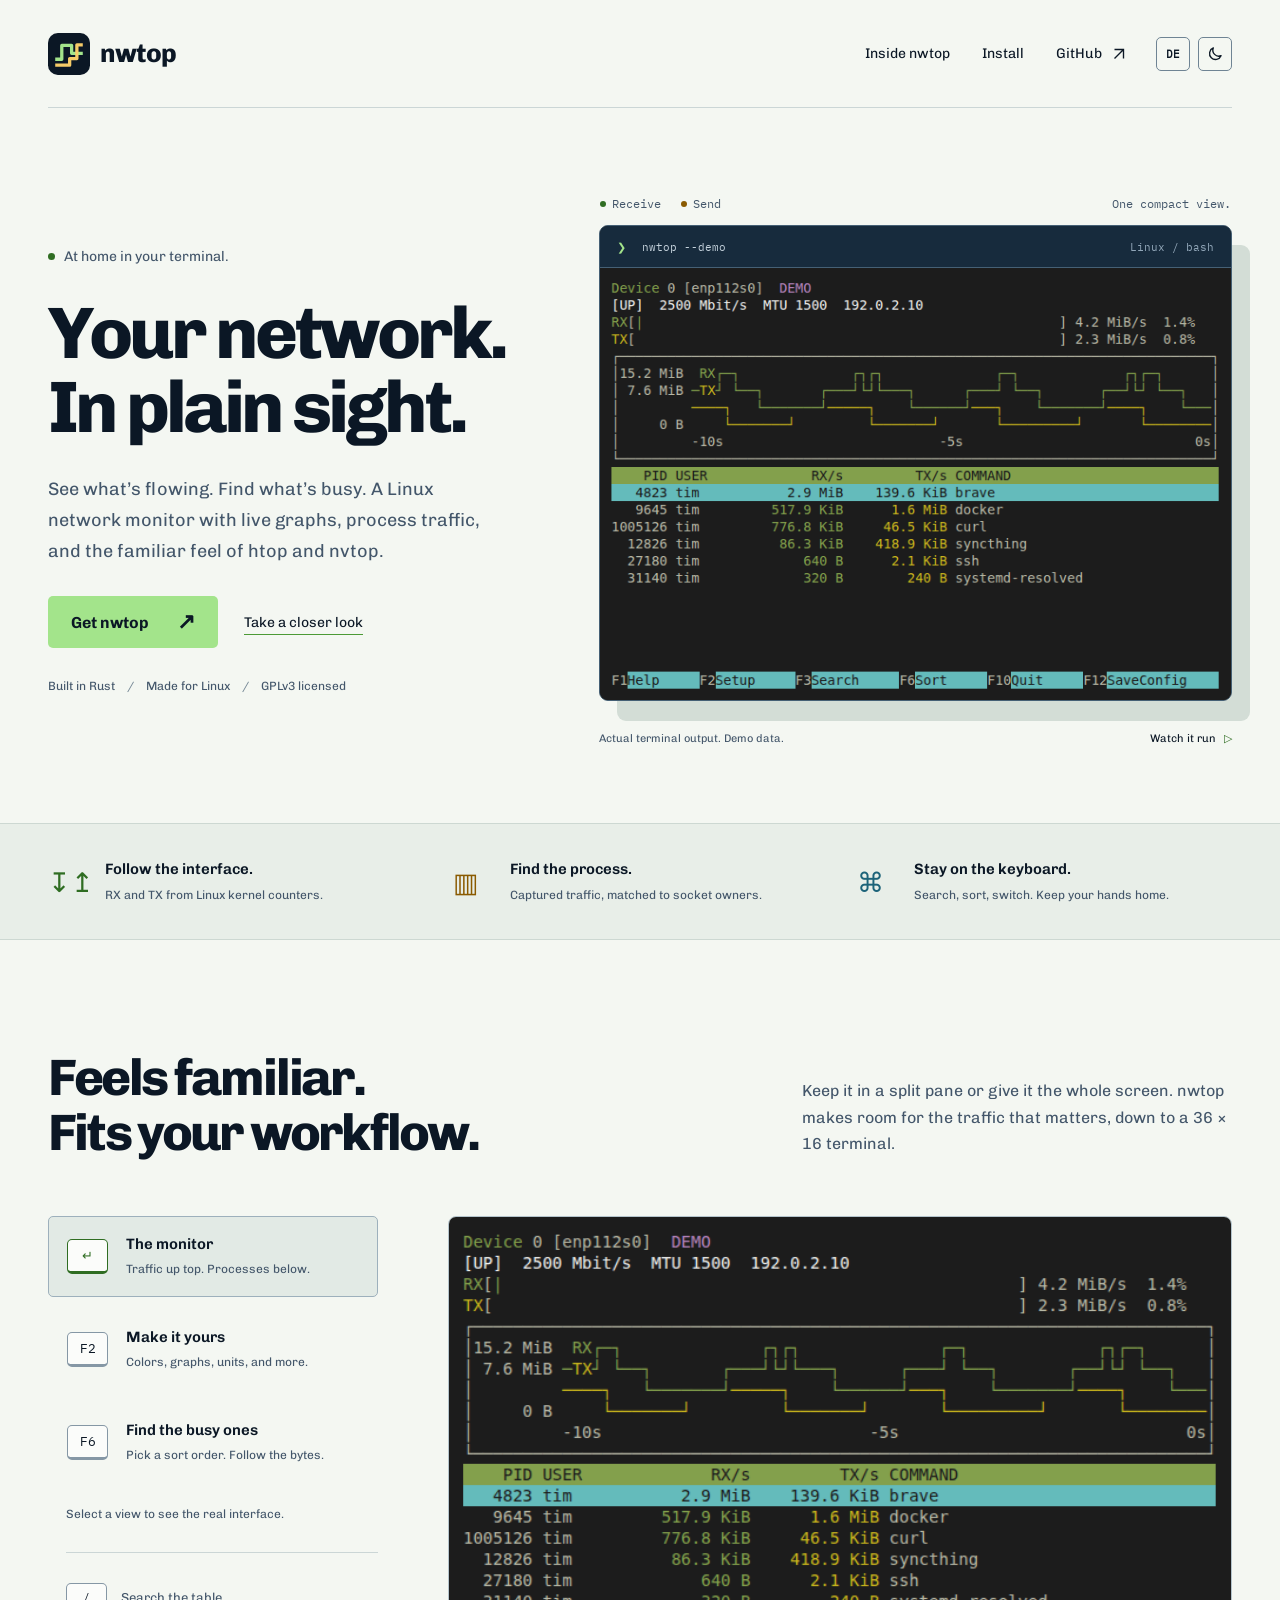
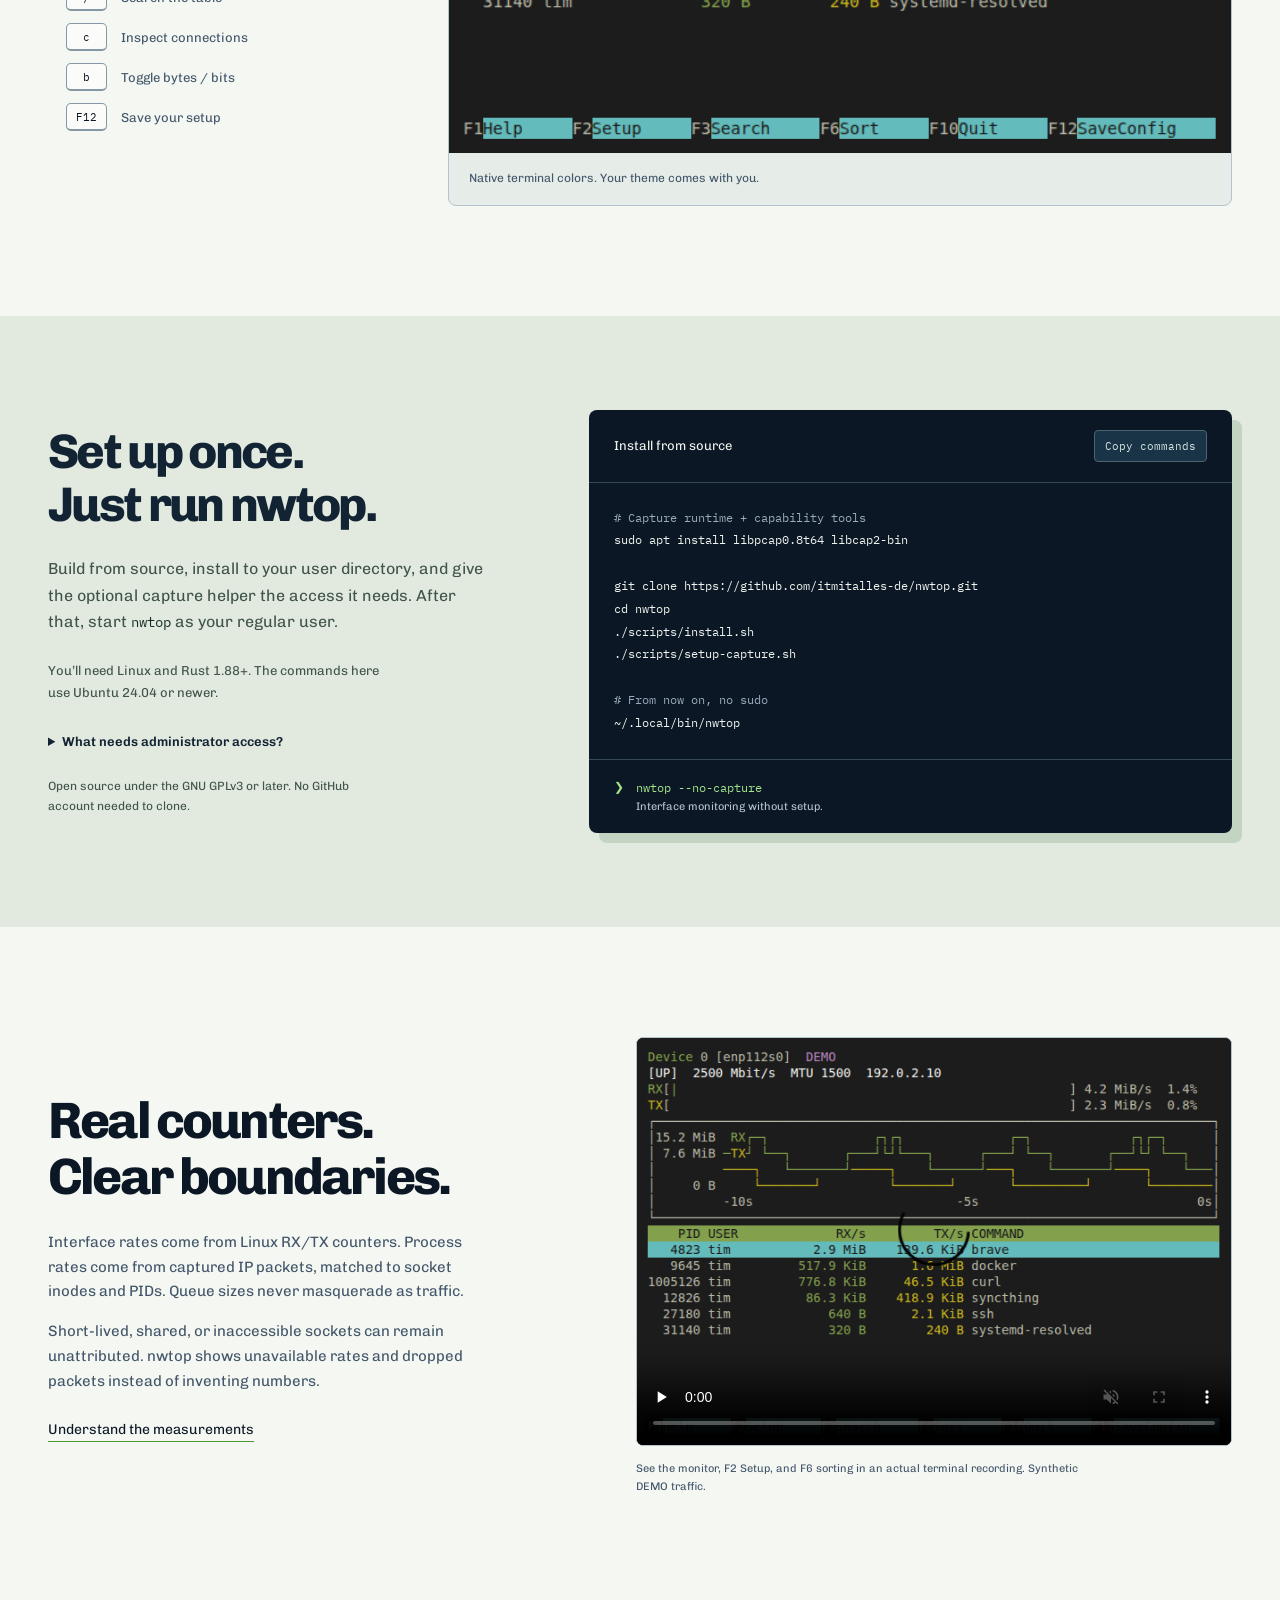
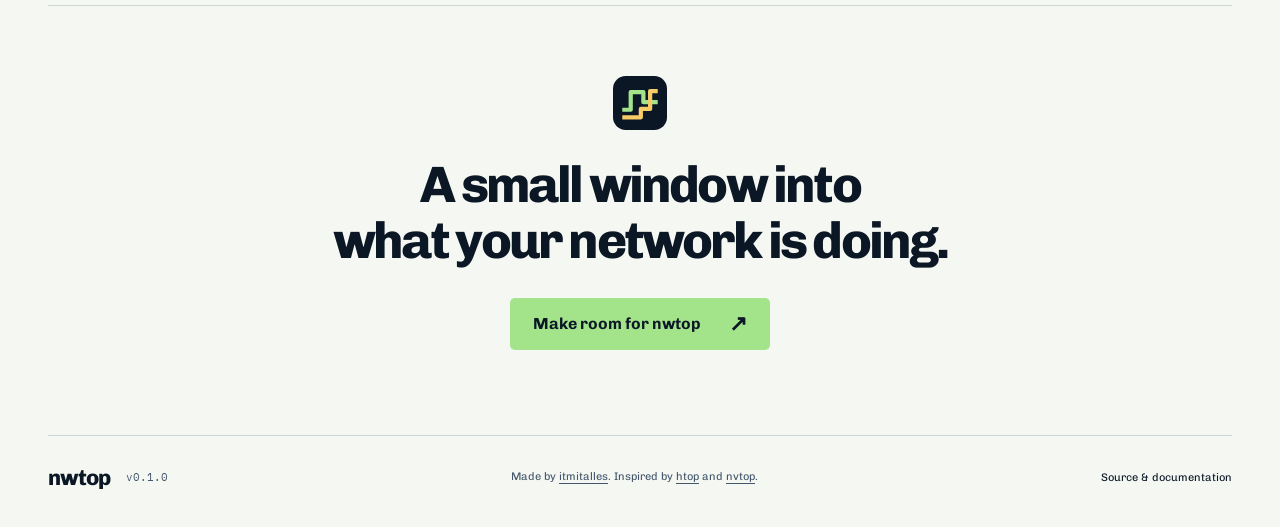
<file: site/index.html>
<!doctype html>
<html lang="en">
<head>
  <meta charset="utf-8">
  <meta name="viewport" content="width=device-width,initial-scale=1">
  <meta name="description" content="nwtop is a Linux terminal network monitor inspired by nvtop. Live interface graphs, process traffic and keyboard-first setup, in one compact view.">
  <meta name="theme-color" content="#0b1725" media="(prefers-color-scheme: dark)">
  <meta name="theme-color" content="#f4f7f2" media="(prefers-color-scheme: light)">
  <meta http-equiv="Content-Security-Policy" content="default-src 'self'; script-src 'self'; style-src 'self'; img-src 'self' data:; font-src 'self'; media-src 'self'; object-src 'none'; base-uri 'self'; form-action 'none'">
  <meta property="og:type" content="website">
  <meta property="og:title" content="nwtop — your network, in view">
  <meta property="og:description" content="Live network traffic. A familiar terminal. Meet nwtop for Linux.">
  <meta property="og:url" content="https://nettop.wutz.io/">
  <meta property="og:image" content="https://nettop.wutz.io/assets/social-card.png">
  <meta property="og:image:width" content="1200">
  <meta property="og:image:height" content="630">
  <meta property="og:image:alt" content="nwtop: your network in plain sight, with an actual DEMO terminal view">
  <meta name="twitter:card" content="summary_large_image">
  <link rel="canonical" href="https://nettop.wutz.io/">
  <link rel="icon" href="assets/mark.svg" type="image/svg+xml">
  <link rel="preload" href="assets/fonts/chivo-latin.woff2" as="font" type="font/woff2" crossorigin>
  <script src="preferences.js"></script>
  <link rel="stylesheet" href="style.css">
  <script src="app.js" defer></script>
  <title>nwtop — your network, in view</title>
</head>
<body>
  <a class="skip-link" href="#main" data-i18n="skip">Skip to content</a>
  <header class="site-header wrap">
    <a class="brand" href="#" aria-label="nwtop home" data-i18n-attr="aria-label:homeLabel"><img src="assets/mark.svg" width="42" height="42" alt=""><span>nwtop</span></a>
    <nav aria-label="Main navigation" data-i18n-attr="aria-label:navLabel"><a href="#inside" data-i18n="navInside">Inside nwtop</a><a href="#install" data-i18n="navInstall">Install</a><a class="github-link" href="https://github.com/itmitalles-de/nwtop">GitHub <svg viewBox="0 0 20 20" aria-hidden="true"><path d="M5 15 15 5M5 5h10v10"/></svg></a></nav>
    <div class="site-tools"><button class="tool-button" id="language-toggle" type="button" lang="de" aria-label="Auf Deutsch umschalten" title="Auf Deutsch umschalten">DE</button><button class="tool-button" id="theme-toggle" type="button" aria-label="Switch to light theme" title="Switch to light theme"><svg class="icon-sun" viewBox="0 0 20 20" aria-hidden="true"><circle cx="10" cy="10" r="3.6"/><path d="M10 1.8v2.1M10 16.1v2.1M1.8 10h2.1M16.1 10h2.1M4.2 4.2l1.5 1.5M14.3 14.3l1.5 1.5M4.2 15.8l1.5-1.5M14.3 5.7l1.5-1.5"/></svg><svg class="icon-moon" viewBox="0 0 20 20" aria-hidden="true"><path d="M16.5 12.6A7 7 0 0 1 7.4 3.5a7 7 0 1 0 9.1 9.1Z"/></svg></button></div>
  </header>
  <main id="main">
    <section class="hero wrap" aria-labelledby="hero-title">
      <div class="hero-copy">
        <p class="intro" data-i18n="intro"><span class="status-dot" aria-hidden="true"></span>At home in your terminal.</p>
        <h1 id="hero-title" data-i18n="heroTitle">Your network.<br>In plain sight.</h1>
        <p class="hero-description" data-i18n="heroDescription">See what’s flowing. Find what’s busy. A Linux network monitor with live graphs, process traffic, and the familiar feel of htop and nvtop.</p>
        <div class="hero-actions"><a class="button primary" href="#install" data-i18n="getNwtop">Get nwtop <span aria-hidden="true">↗</span></a><a class="text-link" href="#inside" data-i18n="closerLook">Take a closer look</a></div>
        <p class="hero-facts" data-i18n="heroFacts">Built in Rust <span aria-hidden="true">/</span> Made for Linux <span aria-hidden="true">/</span> GPLv3 licensed</p>
      </div>
      <div class="hero-product">
        <div class="product-note"><span data-i18n="receive"><i class="rx-dot" aria-hidden="true"></i>Receive</span><span data-i18n="send"><i class="tx-dot" aria-hidden="true"></i>Send</span><span class="product-note-end" data-i18n="compactView">One compact view.</span></div>
        <div class="terminal-window"><div class="window-bar"><span class="window-command"><span aria-hidden="true">❯</span> nwtop --demo</span><span class="window-host">Linux / bash</span></div><img class="hero-terminal" src="assets/nettop-demo.png" width="665" height="456" data-i18n-attr="alt:heroAlt" alt="Actual nwtop demo: green receive and yellow send history above the process traffic table" fetchpriority="high"></div>
        <div class="product-caption"><span data-i18n="demoCaption">Actual terminal output. Demo data.</span><a href="#demo-video" data-i18n="watchRun">Watch it run <span aria-hidden="true">▷</span></a></div>
      </div>
    </section>

    <section class="signal-strip" aria-label="Monitoring capabilities" data-i18n-attr="aria-label:capabilitiesLabel"><div class="wrap signal-grid">
      <div><span class="signal-icon" aria-hidden="true">↧↥</span><p><strong data-i18n="signal1Title">Follow the interface.</strong><span data-i18n="signal1Text">RX and TX from Linux kernel counters.</span></p></div>
      <div><span class="signal-icon" aria-hidden="true">▥</span><p><strong data-i18n="signal2Title">Find the process.</strong><span data-i18n="signal2Text">Captured traffic, matched to socket owners.</span></p></div>
      <div><span class="signal-icon" aria-hidden="true">⌘</span><p><strong data-i18n="signal3Title">Stay on the keyboard.</strong><span data-i18n="signal3Text">Search, sort, switch. Keep your hands home.</span></p></div>
    </div></section>

    <section class="inside wrap" id="inside" aria-labelledby="inside-title">
      <div class="section-intro"><h2 id="inside-title" data-i18n="insideTitle">Feels familiar.<br>Fits your workflow.</h2><p data-i18n="insideText">Keep it in a split pane or give it the whole screen. nwtop makes room for the traffic that matters, down to a 36 × 16 terminal.</p></div>
      <div class="explorer">
        <div class="explorer-controls">
          <div class="view-tabs" role="tablist" aria-label="Explore nwtop views" data-i18n-attr="aria-label:tablistLabel">
            <button id="tab-monitor" class="view-tab" role="tab" aria-selected="true" aria-controls="view-monitor" data-view="monitor"><span class="keycap" aria-hidden="true">↵</span><span><strong data-i18n="tab-monitor-title">The monitor</strong><small data-i18n="tab-monitor-text">Traffic up top. Processes below.</small></span></button>
            <button id="tab-setup" class="view-tab" role="tab" aria-selected="false" aria-controls="view-setup" tabindex="-1" data-view="setup"><span class="keycap" aria-hidden="true">F2</span><span><strong data-i18n="tab-setup-title">Make it yours</strong><small data-i18n="tab-setup-text">Colors, graphs, units, and more.</small></span></button>
            <button id="tab-sort" class="view-tab" role="tab" aria-selected="false" aria-controls="view-sort" tabindex="-1" data-view="sort"><span class="keycap" aria-hidden="true">F6</span><span><strong data-i18n="tab-sort-title">Find the busy ones</strong><small data-i18n="tab-sort-text">Pick a sort order. Follow the bytes.</small></span></button>
          </div>
          <p class="explorer-hint" data-i18n="explorerHint">Select a view to see the real interface.</p>
          <div class="key-shortcuts"><p data-i18n="shortcut1"><kbd>/</kbd> Search the table</p><p data-i18n="shortcut2"><kbd>c</kbd> Inspect connections</p><p data-i18n="shortcut3"><kbd>b</kbd> Toggle bytes / bits</p><p data-i18n="shortcut4"><kbd>F12</kbd> Save your setup</p></div>
        </div>
        <div class="explorer-screen">
          <div id="view-monitor" class="view-panel" role="tabpanel" aria-labelledby="tab-monitor" tabindex="0"><img src="assets/nettop-demo.png" width="665" height="456" loading="lazy" data-i18n-attr="alt:monitorAlt" alt="nwtop monitor in DEMO mode with traffic graphs and process rows"></div>
          <div id="view-setup" class="view-panel" role="tabpanel" aria-labelledby="tab-setup" tabindex="0" hidden><img src="assets/nettop-setup.png" width="665" height="456" loading="lazy" data-i18n-attr="alt:setupAlt" alt="Actual F2 Setup with General, Interface, Chart and Processes categories"></div>
          <div id="view-sort" class="view-panel" role="tabpanel" aria-labelledby="tab-sort" tabindex="0" hidden><img src="assets/nettop-sort.png" width="665" height="456" loading="lazy" data-i18n-attr="alt:sortAlt" alt="Actual F6 sort menu with traffic, RX, TX, total, PID and command choices"></div>
          <p class="screen-caption" data-i18n="screenCaption">Native terminal colors. Your theme comes with you.</p>
        </div>
      </div>
    </section>

    <section class="setup-section" id="install" aria-labelledby="install-title"><div class="wrap install-grid">
      <div class="install-copy"><h2 id="install-title" data-i18n="installTitle">Set up once.<br>Just run nwtop.</h2><p data-i18n="installText">Build from source, install to your user directory, and give the optional capture helper the access it needs. After that, start <code>nwtop</code> as your regular user.</p><p class="requirements" data-i18n="requirements">You’ll need Linux and Rust 1.88+. The commands here use Ubuntu 24.04 or newer.</p><details><summary data-i18n="adminSummary">What needs administrator access?</summary><p data-i18n="adminText">Installing libpcap and setting up the capture helper requires administrator authentication once. The terminal UI has no capabilities and runs without sudo. Interface counters also work without the helper.</p><a href="https://github.com/itmitalles-de/nwtop#install" data-i18n="captureLink">Read how capture works</a></details><p class="access-note" data-i18n="accessNote">Open source under the GNU GPLv3 or later. No GitHub account needed to clone.</p></div>
      <div class="install-terminal"><div class="code-heading"><span data-i18n="installHeading">Install from source</span><button class="copy-button" data-copy="install-command" type="button" data-i18n="copyCommands">Copy commands</button></div><pre id="install-command"><code><span class="code-comment" data-i18n="commentRuntime"># Capture runtime + capability tools</span>
sudo apt install libpcap0.8t64 libcap2-bin

git clone https://github.com/itmitalles-de/nwtop.git
cd nwtop
./scripts/install.sh
./scripts/setup-capture.sh

<span class="code-comment" data-i18n="commentNoSudo"># From now on, no sudo</span>
~/.local/bin/nwtop</code></pre><div class="code-bottom"><span aria-hidden="true">❯</span><code>nwtop --no-capture</code><span data-i18n="noCaptureText">Interface monitoring without setup.</span></div></div>
    </div></section>

    <section class="details-section wrap" aria-labelledby="details-title">
      <div class="detail-copy"><h2 id="details-title" data-i18n="detailsTitle">Real counters.<br>Clear boundaries.</h2><p data-i18n="detailsText1">Interface rates come from Linux RX/TX counters. Process rates come from captured IP packets, matched to socket inodes and PIDs. Queue sizes never masquerade as traffic.</p><p data-i18n="detailsText2">Short-lived, shared, or inaccessible sockets can remain unattributed. nwtop shows unavailable rates and dropped packets instead of inventing numbers.</p><a class="text-link" href="https://github.com/itmitalles-de/nwtop#what-the-numbers-mean" data-i18n="measurementsLink">Understand the measurements</a></div>
      <figure class="video-figure" id="demo-video"><video controls playsinline muted preload="none" poster="assets/nettop-demo.png" width="665" height="456" data-i18n-attr="aria-label:videoLabel" aria-label="Actual nwtop DEMO recording showing the monitor, F2 Setup and F6 sorting"><source src="assets/nettop-demo.mp4" type="video/mp4"></video><figcaption data-i18n="videoCaption">See the monitor, F2 Setup, and F6 sorting in an actual terminal recording. Synthetic DEMO traffic.</figcaption></figure>
    </section>
    <section class="closing wrap"><img src="assets/mark.svg" width="54" height="54" alt=""><h2 data-i18n="closingTitle">A small window into<br>what your network is doing.</h2><a class="button primary" href="#install" data-i18n="makeRoom">Make room for nwtop <span aria-hidden="true">↗</span></a></section>
  </main>
  <footer class="site-footer wrap"><a class="brand" href="#" aria-label="Back to top" data-i18n-attr="aria-label:topLabel">nwtop<span class="version">v0.1.0</span></a><p data-i18n="madeBy">Made by <a href="https://itmitalles.de">itmitalles</a>. Inspired by <a href="https://github.com/htop-dev/htop">htop</a> and <a href="https://github.com/Syllo/nvtop">nvtop</a>.</p><a href="https://github.com/itmitalles-de/nwtop" data-i18n="sourceDocs">Source &amp; documentation</a></footer>
  <div id="copy-status" class="sr-only" role="status" aria-live="polite"></div>
</body>
</html>
</file>
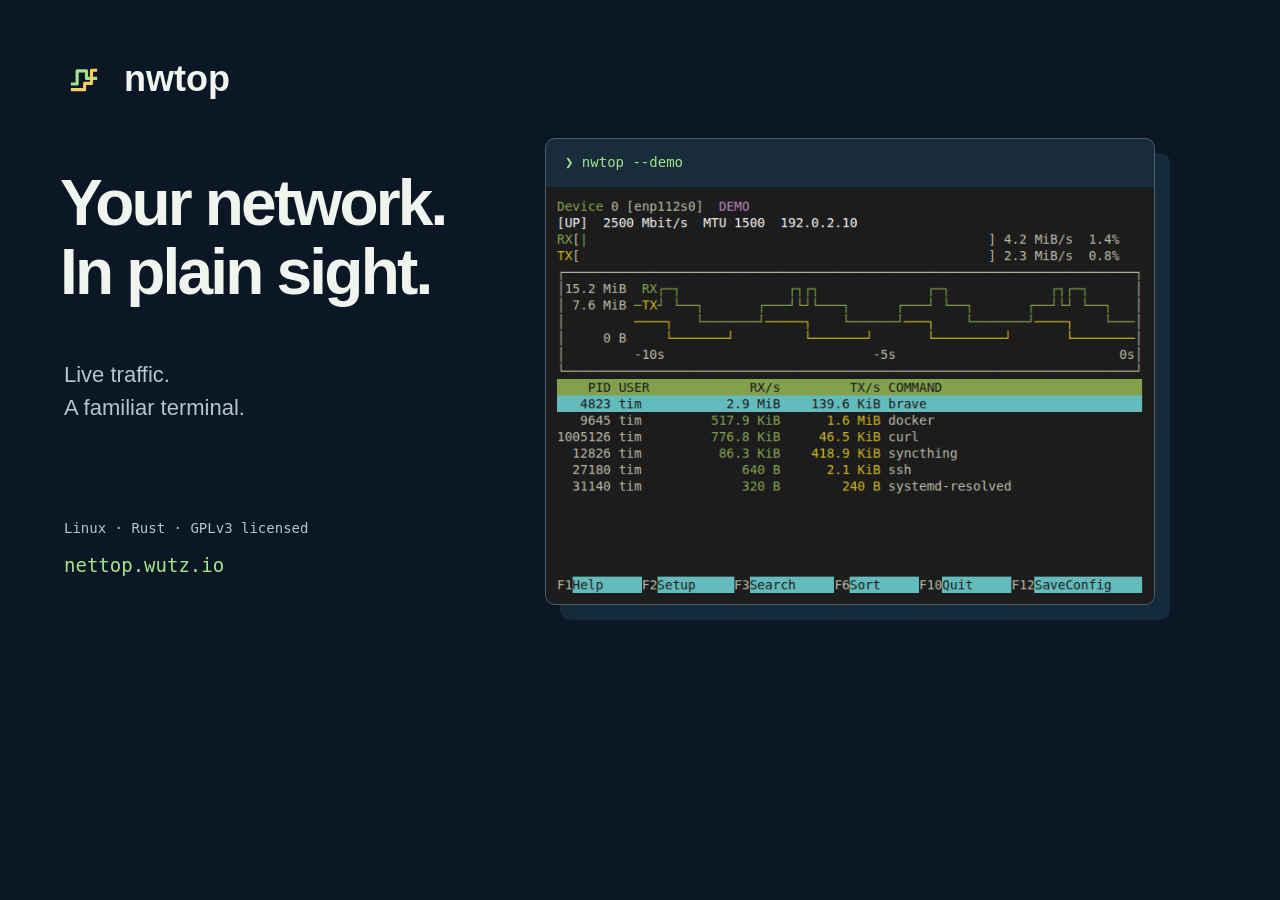
<file: site/assets/social-card.html>
<!doctype html>
<html lang="en"><head><meta charset="utf-8"><meta name="viewport" content="width=device-width, initial-scale=1"><title>nwtop social card</title><style>
*{box-sizing:border-box}html,body{margin:0;width:1200px;height:630px;overflow:hidden;background:#0b1725;color:#f0f4ee;font-family:Arial,Helvetica,sans-serif}.brand{position:absolute;left:64px;top:58px;display:flex;align-items:center;gap:20px;font-size:36px;font-weight:700}.brand img{width:40px;height:40px}h1{position:absolute;left:60px;top:169px;margin:0;font-size:64px;line-height:1.075;letter-spacing:-2.8px}.description{position:absolute;left:64px;top:358px;font-size:22px;line-height:1.5;color:#b5c4ce}.license{position:absolute;left:64px;top:520px;font:14px monospace;color:#b5c4ce}.url{position:absolute;left:64px;top:554px;font:19px monospace;color:#a3e48b}.terminal{position:absolute;left:545px;top:138px;width:610px;border:1px solid #496071;border-radius:10px;background:#192c3c;overflow:hidden;box-shadow:15px 15px #152a3b}.command{height:48px;padding:15px 19px;font:14px monospace;color:#a3e48b}.terminal>img{display:block;width:100%;height:auto}
</style></head><body><div class="brand"><img src="mark.svg" alt=""><span>nwtop</span></div><h1>Your network.<br>In plain sight.</h1><div class="description">Live traffic.<br>A familiar terminal.</div><div class="license">Linux · Rust · GPLv3 licensed</div><div class="url">nettop.wutz.io</div><div class="terminal"><div class="command">❯ nwtop --demo</div><img src="nettop-demo.png" alt="Actual nwtop terminal demo with synthetic traffic"></div></body></html>
</file>
<file: site/style.css>
@font-face{font-family:Chivo;src:url("assets/fonts/chivo-latin.woff2") format("woff2");font-style:normal;font-weight:400 900;font-display:swap}
@font-face{font-family:"IBM Plex Mono";src:url("assets/fonts/ibm-plex-mono-latin.woff2") format("woff2");font-style:normal;font-weight:400;font-display:swap}
:root{color-scheme:dark;--ink:#0b1725;--panel:#15283b;--paper:#f0f4ee;--green:#a3e48b;--amber:#f6cb68;--muted:#b5c4ce;--line:#344859;--bg:var(--ink);--fg:var(--paper);--faint:#738a9a;--focus:var(--amber);--accent-green:var(--green);--accent-amber:var(--amber);--accent-blue:#92c9dc;--link-line:var(--green);--tab-border:#496579;--tab-hover:#13283a;--key-bg:#101f30;--key-border:#506779;--frame-bg:#101e2b;--frame-line:#3b5367;--strip-bg:#112235;--strip-line:#2c4254;--control-border:#5f7b90;--term-shadow:#122234;--band-bg:#e8efe6;--band-shadow:#c9d9c9;--icon-sun:block;--icon-moon:none;--term-bg:var(--ink);--term-fg:var(--paper);--term-muted:#b5c4ce;--term-green:var(--green);--term-screen:#1c1c1c;--term-border:#456075;--term-bar:#172b3d;--term-bar-fg:#c5d2dc;--term-bar-muted:#91a6b8;--term-line:#344859;--term-comment:#99aaba;--copy-bg:#193347;--copy-hover:#2a4556;--copy-fg:#d5e5df;--copy-border:#4b6574;--band-fg:#122334;--band-muted:#405449;--band-code:#132b24;--band-link:#163f30;--button-bg:var(--green);--button-fg:var(--ink);--skip-bg:var(--amber);--skip-fg:var(--ink);--mono:"IBM Plex Mono",monospace;font-family:Chivo,Arial,sans-serif;font-size:16px;background:var(--bg);color:var(--fg);scroll-behavior:smooth}
@media(prefers-color-scheme:light){:root:not([data-theme="dark"]){color-scheme:light;--panel:#e2eae5;--muted:#43566a;--line:#cbd6d6;--bg:#f4f7f2;--fg:var(--ink);--faint:#748795;--focus:#94560a;--accent-green:#2f6d22;--accent-amber:#8a5a00;--accent-blue:#1d6379;--link-line:#4c9a36;--tab-border:#9db0bc;--tab-hover:#e9efea;--key-bg:#fbfcfa;--key-border:#8597a5;--frame-bg:#e6ede8;--frame-line:#b4c4cc;--strip-bg:#e8eee8;--strip-line:#cdd8d2;--control-border:#6f8494;--term-shadow:#d3ddd6;--band-bg:#e2eadf;--band-shadow:#c3d4c3;--icon-sun:none;--icon-moon:block}}
:root[data-theme="light"]{color-scheme:light;--panel:#e2eae5;--muted:#43566a;--line:#cbd6d6;--bg:#f4f7f2;--fg:var(--ink);--faint:#748795;--focus:#94560a;--accent-green:#2f6d22;--accent-amber:#8a5a00;--accent-blue:#1d6379;--link-line:#4c9a36;--tab-border:#9db0bc;--tab-hover:#e9efea;--key-bg:#fbfcfa;--key-border:#8597a5;--frame-bg:#e6ede8;--frame-line:#b4c4cc;--strip-bg:#e8eee8;--strip-line:#cdd8d2;--control-border:#6f8494;--term-shadow:#d3ddd6;--band-bg:#e2eadf;--band-shadow:#c3d4c3;--icon-sun:none;--icon-moon:block}
*{box-sizing:border-box}body{margin:0;background:var(--bg);color:var(--fg)}a{color:inherit;text-decoration:none}button,summary{font:inherit}button{cursor:pointer}img,video{display:block;max-width:100%;height:auto}button,a,summary{-webkit-tap-highlight-color:transparent}a:focus-visible,button:focus-visible,summary:focus-visible,[tabindex]:focus-visible{outline:3px solid var(--focus);outline-offset:5px}a:hover{text-decoration:underline;text-underline-offset:5px}button:disabled{cursor:default}p{line-height:1.65}h1,h2,p{margin-top:0}h1,h2{font-weight:750;letter-spacing:-.055em}h2{font-size:clamp(2.2rem,4vw,3.6rem);line-height:1.08;margin-bottom:26px}code,kbd,pre{font-family:var(--mono)}.wrap{width:min(1280px,calc(100% - 96px));margin-inline:auto}.site-header{height:108px;display:flex;align-items:center;justify-content:space-between;border-bottom:1px solid var(--line)}.brand{display:inline-flex;align-items:center;gap:10px;font-size:26px;font-weight:750;letter-spacing:-1px}.brand:hover{text-decoration:none}.site-header nav{display:flex;align-items:center;gap:32px;font-size:14px}.github-link{display:inline-flex;gap:8px;align-items:center}.github-link svg{width:18px;height:18px;fill:none;stroke:currentColor;stroke-width:1.5}.hero{padding-block:88px 78px;display:grid;grid-template-columns:.92fr 1.18fr;gap:58px;align-items:center}.intro{display:flex;align-items:center;gap:9px;font-size:14px;color:var(--muted);margin-bottom:28px}.status-dot{width:7px;height:7px;background:var(--accent-green);border-radius:50%}h1{font-size:clamp(3.5rem,5.7vw,5.35rem);line-height:1.02;margin-bottom:30px}.hero-description{font-size:18px;color:var(--muted);max-width:41ch;line-height:1.7}.hero-actions{display:flex;align-items:center;gap:26px;margin-top:30px}.button{min-height:52px;padding:14px 23px;display:inline-flex;align-items:center;justify-content:center;gap:28px;font-weight:650;border-radius:5px;white-space:nowrap}.button.primary{background:var(--button-bg);color:var(--button-fg)}.button:hover{filter:brightness(1.08);text-decoration:none}.button span{font-size:22px;line-height:1}.text-link{font-size:14px;text-decoration:underline;text-decoration-color:var(--link-line);text-underline-offset:7px}.hero-facts{font-size:12px;color:var(--muted);margin-top:29px;margin-bottom:0}.hero-facts span{padding:0 9px;color:var(--faint)}.hero-product{min-width:0}.product-note{display:flex;gap:20px;align-items:center;font:12px var(--mono);margin:0 1px 14px;color:var(--muted)}.product-note span{display:flex;align-items:center;gap:6px}.product-note-end{margin-left:auto}.rx-dot,.tx-dot{display:inline-block;width:6px;height:6px;border-radius:50%;background:var(--accent-green)}.tx-dot{background:var(--accent-amber)}.terminal-window{background:var(--term-screen);border:1px solid var(--term-border);border-radius:9px;overflow:hidden;box-shadow:18px 20px 0 var(--term-shadow)}.window-bar{height:42px;background:var(--term-bar);border-bottom:1px solid var(--term-border);display:flex;justify-content:space-between;align-items:center;padding:0 17px;font:11px var(--mono);color:var(--term-bar-fg)}.window-command span{color:var(--term-green);margin-right:9px}.window-host{color:var(--term-bar-muted)}.hero-terminal{width:100%}.product-caption{font-size:11px;color:var(--muted);display:flex;justify-content:space-between;gap:12px;margin-top:31px}.product-caption a{color:var(--fg)}.product-caption a span{color:var(--accent-green);padding-left:5px}.signal-strip{background:var(--strip-bg);border-block:1px solid var(--strip-line)}.signal-grid{display:grid;grid-template-columns:repeat(3,minmax(0,1fr));gap:30px;padding-block:33px}.signal-grid>div{display:flex;gap:17px;align-items:center}.signal-icon{font:27px var(--mono);color:var(--accent-green);width:40px;flex-shrink:0}.signal-grid>div:nth-child(2) .signal-icon{color:var(--accent-amber)}.signal-grid>div:nth-child(3) .signal-icon{color:var(--accent-blue)}.signal-grid p{margin:0}.signal-grid strong{display:block;font-weight:600;font-size:15px}.signal-grid p span{display:block;font-size:12px;color:var(--muted);margin-top:4px}.inside{padding-block:110px}.section-intro{display:flex;align-items:end;justify-content:space-between;gap:45px;margin-bottom:55px}.section-intro h2{margin:0}.section-intro>p{max-width:43ch;color:var(--muted);margin:0 0 3px}.explorer{display:grid;grid-template-columns:330px 1fr;gap:70px;align-items:start}.view-tabs{display:flex;flex-direction:column;gap:12px}.view-tab{display:flex;align-items:center;text-align:left;gap:18px;width:100%;padding:18px;border:1px solid transparent;border-radius:5px;background:transparent;color:var(--fg)}.view-tab[aria-selected="true"]{background:var(--panel);border-color:var(--tab-border)}.view-tab:hover{background:var(--tab-hover)}.keycap,kbd{font:13px var(--mono);display:inline-flex;align-items:center;justify-content:center;min-width:41px;height:35px;border:1px solid var(--key-border);border-bottom:3px solid var(--key-border);border-radius:5px;background:var(--key-bg);color:var(--fg)}.view-tab[aria-selected="true"] .keycap{color:var(--accent-green);border-color:var(--accent-green)}.view-tab strong{display:block;font-size:15px;font-weight:600}.view-tab small{display:block;color:var(--muted);font-size:12px;margin-top:7px;line-height:1.5}.explorer-hint{font-size:12px;color:var(--muted);margin:22px 18px 28px}.key-shortcuts{border-top:1px solid var(--line);padding-top:18px;margin-left:18px}.key-shortcuts p{font-size:13px;color:var(--muted);display:flex;align-items:center;gap:14px;margin:12px 0}.key-shortcuts kbd{min-width:41px;height:28px;font-size:11px;border-bottom-width:2px}.explorer-screen{border:1px solid var(--frame-line);background:var(--frame-bg);border-radius:8px;overflow:hidden}.view-panel{background:var(--term-screen)}.view-panel img{width:100%}.screen-caption{font-size:12px;margin:0;padding:16px 20px;color:var(--muted)}[hidden]{display:none!important}.setup-section{background:var(--band-bg);color:var(--band-fg);padding-block:94px}.install-grid{display:grid;grid-template-columns:.83fr 1.17fr;gap:85px;align-items:center}.install-copy h2{font-size:clamp(2.2rem,3.8vw,3.5rem)}.install-copy>p{color:var(--band-muted);font-size:16px;max-width:44ch}.install-copy code{font-size:.85em;color:var(--band-code)}.install-copy .requirements{font-size:13px;margin-top:25px}.install-copy details{margin-top:28px;font-size:13px;max-width:44ch;line-height:1.6}.install-copy summary{cursor:pointer;line-height:1.7;font-weight:600}.install-copy details p{margin:13px 0;color:var(--band-muted)}.install-copy details a{color:var(--band-link);text-decoration:underline;text-underline-offset:4px}.install-copy .access-note{font-size:12px;margin:24px 0 0;color:var(--band-muted)}.install-terminal{background:var(--term-bg);color:var(--term-fg);border-radius:8px;min-width:0;box-shadow:10px 10px 0 var(--band-shadow)}.code-heading{display:flex;justify-content:space-between;align-items:center;padding:20px 25px;border-bottom:1px solid var(--term-line);font-size:13px}.copy-button{font:11px var(--mono);background:var(--copy-bg);color:var(--copy-fg);border:1px solid var(--copy-border);border-radius:4px;padding:8px 10px}.copy-button:hover{background:var(--copy-hover)}.install-terminal pre{font-size:12px;line-height:1.9;padding:24px 25px;margin:0;overflow-x:auto;tab-size:2}.code-comment{color:var(--term-comment)}.code-bottom{display:grid;grid-template-columns:auto 1fr;align-items:center;column-gap:12px;padding:20px 25px;border-top:1px solid var(--term-line);font-size:12px}.code-bottom>span:first-child{color:var(--term-green)}.code-bottom code{color:var(--term-green);font-size:12px}.code-bottom>span:last-child{grid-column:2;color:var(--term-muted);font-size:11px;margin-top:5px}.details-section{display:grid;grid-template-columns:.9fr 1.1fr;gap:100px;align-items:center;padding-block:110px}.detail-copy>p{color:var(--muted);max-width:47ch;font-size:15px}.detail-copy .text-link{display:inline-block;margin-top:13px}.video-figure{margin:0;scroll-margin-top:35px}.video-figure video{width:100%;border:1px solid var(--frame-line);border-radius:7px;background:var(--term-screen)}.video-figure figcaption{font-size:11px;color:var(--muted);line-height:1.6;margin-top:14px;max-width:64ch}.closing{border-top:1px solid var(--line);text-align:center;padding-block:70px 85px}.closing img{margin:0 auto 27px}.closing h2{font-size:clamp(2.1rem,4vw,3.5rem);margin-bottom:30px}.site-footer{padding-block:28px 36px;border-top:1px solid var(--line);display:flex;align-items:center;justify-content:space-between;gap:25px}.site-footer .brand{font-size:22px}.version{font:11px var(--mono);color:var(--muted);margin-left:6px;letter-spacing:0}.site-footer>p{font-size:11px;color:var(--muted);margin:0}.site-footer>a:last-child{font-size:11px}.site-footer p a{text-decoration:underline;text-underline-offset:3px}.skip-link{position:fixed;left:20px;top:-80px;z-index:5;background:var(--skip-bg);color:var(--skip-fg);padding:12px 18px}.skip-link:focus{top:15px}.sr-only{position:absolute;width:1px;height:1px;margin:-1px;overflow:hidden;clip:rect(0,0,0,0);white-space:nowrap;border:0}
.site-header nav{margin-left:auto}.site-tools{display:none;align-items:center;gap:8px;margin-left:28px}:root.js .site-tools{display:flex}.tool-button{display:inline-flex;align-items:center;justify-content:center;width:34px;height:34px;padding:0;border:1px solid var(--control-border);border-radius:5px;background:transparent;color:var(--fg);font:600 11px var(--mono);letter-spacing:.04em}.tool-button:hover{background:var(--tab-hover)}.tool-button svg{width:17px;height:17px;fill:none;stroke:currentColor;stroke-width:1.6;stroke-linecap:round;stroke-linejoin:round}.icon-sun{display:var(--icon-sun)}.icon-moon{display:var(--icon-moon)}:root.i18n-pending body{visibility:hidden}
@media(min-width:1500px){.hero{gap:70px}.hero h1{font-size:88px}}
@media(max-width:1100px){.wrap{width:calc(100% - 64px)}.hero{gap:35px;padding-block:68px;grid-template-columns:.9fr 1.1fr}h1{font-size:clamp(3.2rem,6vw,4.6rem)}.hero-description{font-size:16px}.hero-actions{gap:20px;flex-wrap:wrap}.hero-facts{font-size:11px}.hero-facts span{padding:0 4px}.window-host{display:none}.product-note-end{display:none!important}.signal-grid{gap:20px}.signal-grid>div{gap:9px}.signal-icon{width:28px;font-size:23px}.signal-grid p span{font-size:11px}.explorer{grid-template-columns:285px 1fr;gap:35px}.install-grid{gap:40px}.install-terminal pre{font-size:11px;padding:21px 18px}.code-heading,.code-bottom{padding:18px}.details-section{gap:50px}}
@media(max-width:800px){.wrap{width:calc(100% - 44px)}.site-header{height:84px}.site-header nav{gap:20px;font-size:12px}.site-tools{margin-left:18px;gap:6px}.hero{grid-template-columns:1fr;gap:48px;padding-block:52px 62px}.hero-copy{max-width:620px}.hero h1{font-size:clamp(3.2rem,9vw,4.8rem);line-height:1.03}.hero-description{max-width:49ch}.hero-facts{font-size:12px}.hero-product{max-width:680px}.product-note-end{display:flex!important}.hero-actions{margin-top:26px}.terminal-window{box-shadow:10px 12px 0 var(--term-shadow)}.signal-grid{grid-template-columns:1fr;padding-block:28px;gap:24px}.signal-grid>div{gap:18px}.signal-grid strong{font-size:15px}.signal-grid p span{font-size:12px}.inside{padding-block:70px}.section-intro{display:block;margin-bottom:35px}.section-intro p{max-width:55ch;margin-top:25px}.explorer{grid-template-columns:1fr;gap:25px}.view-tabs{flex-direction:row;gap:8px}.view-tab{flex-direction:column;text-align:center;gap:11px;padding:15px 9px}.view-tab strong{font-size:12px}.view-tab small{display:none}.explorer-hint{margin:16px 0 0}.key-shortcuts{display:none}.screen-caption{font-size:11px;padding:14px}.install-grid{grid-template-columns:1fr;gap:34px}.setup-section{padding-block:66px}.install-copy>p{max-width:56ch}.install-terminal pre{font-size:12px;padding:24px 22px}.code-heading,.code-bottom{padding:20px 22px}.details-section{grid-template-columns:1fr;gap:38px;padding-block:70px}.detail-copy>p{max-width:57ch}.site-footer{flex-wrap:wrap;gap:18px}.site-footer>p{order:3;width:100%}.closing{padding-block:55px 64px}}
@media(max-width:420px){.wrap{width:calc(100% - 32px)}.site-header nav{gap:16px}.site-tools{margin-left:14px}.tool-button{width:32px;height:32px}.site-header nav>a:first-child{display:none}.brand{font-size:23px;gap:6px}.brand img{width:35px;height:35px}.hero{padding-top:39px;gap:38px}.hero h1{font-size:48px;letter-spacing:-2.8px}.intro{font-size:12px;margin-bottom:24px}.hero-description{font-size:15px}.hero-actions{gap:20px}.button{padding:13px 18px;min-height:48px;font-size:14px}.hero-facts{font-size:10px}.product-note{font-size:10px;gap:13px}.window-bar{height:34px;padding:0 12px;font-size:10px}.product-caption{font-size:10px;margin-top:23px}.install-terminal pre{font-size:10px;padding:19px 16px}.code-heading,.code-bottom{padding:17px 16px}.code-heading{font-size:12px}.copy-button{font-size:10px;padding:8px}.closing h2{font-size:35px}}
.setup-section :is(a,summary):focus-visible{outline-color:var(--band-link)}
.install-terminal :focus-visible{outline-color:var(--amber)}
@media(prefers-reduced-motion:reduce){:root{scroll-behavior:auto}}
</file>
